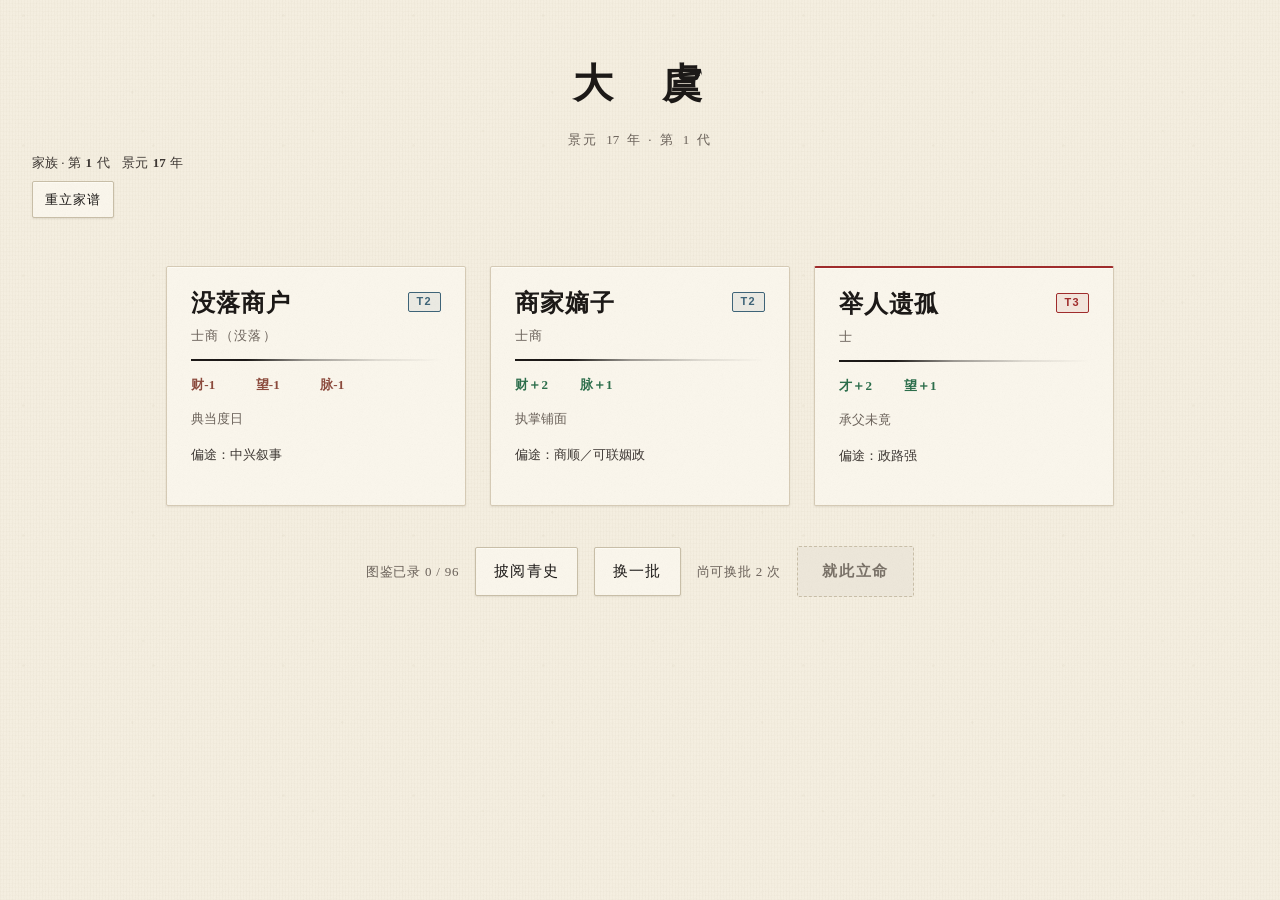
<file: index.html>
<!DOCTYPE html>
<!--
  古代人生模拟器 · 网页可交互原型
  纯离线 / 零外链 / 无构建工具 · 双击本文件即可在浏览器运行（file:// 协议）
  设计系统：宣纸墨韵 Ink-on-Xuan v1.0（DESIGN.md）
  机制依据：古代人生模拟器_设计汇总_v0.9.md · 青史双卷（列传＋殁录）· 需求摘要

  文件结构（经典 script 标签串联，不使用 ES Module —— 保证 file:// 下无 CORS 阻断）
    index.html   界面骨架（5 个界面容器 + 模态挂载点）
    styles.css   宣纸墨韵设计系统（:root 令牌 + 组件 + 响应式 + reduced-motion）
    data.js      数据层：出身 24 / 路线 9 / 机遇卡 23 / 主线 8 链 / 通用 12 / 日常 10 / 结局 52 / 行动 18
    engine.js    引擎层：四阶段管线（结算 → 事件 → 行动 → 更新）
    ui.js        界面层：五界面切换、年回合驱动、模态、结局与传承闭环
-->
<html lang="zh-Hans">
<head>
<meta charset="utf-8">
<meta name="viewport" content="width=device-width, initial-scale=1">
<title>大虞 · 古代人生模拟器</title>
<link rel="stylesheet" href="styles.css">
</head>
<body>
<div id="app">

  <!-- ══════ 界面 1 · 出身抽取 ══════ -->
  <main id="scr-origin" class="screen" aria-labelledby="origin-h">
    <div class="wrap">
      <div class="origin-head">
        <h1 class="world-title title-tight" id="origin-h">大　虞</h1>
        <div class="world-sub" id="origin-era">景元 <span class="lat">17</span> 年 · 第 <span class="lat">1</span> 代</div>
        <div id="house-bar"></div>
      </div>
      <div class="origin-grid" id="origin-grid" role="listbox" aria-label="出身卡"></div>
      <div class="origin-actions">
        <span class="meta" id="dex-progress-origin"></span>
        <button class="btn" id="btn-qingshi-origin" type="button">披阅青史</button>
        <button class="btn" id="btn-reroll" type="button">换一批</button>
        <span class="meta" id="reroll-meta"></span>
        <button class="btn btn--primary" id="btn-confirm-origin" type="button" disabled>就此立命</button>
      </div>
    </div>
  </main>

  <!-- ══════ 界面 2 · 人生主界面 HUD ══════ -->
  <div id="scr-hud" class="screen">
    <header class="topbar">
      <div class="topbar__in">
        <div>
          <div class="topbar__era" id="hud-era">大虞 · 景元 <span class="lat">17</span> 年</div>
          <div class="age-block">
            <span class="age-big" id="hud-age">0</span><span class="age-unit">岁</span>
          </div>
        </div>
        <div class="topbar__spacer"></div>
        <div class="topbar__badges" id="hud-badges"></div>
        <button class="btn btn--sm topbar__qs" id="btn-qingshi" type="button">青史</button>
      </div>
    </header>

    <div class="hud">
      <aside class="panel area-attr" aria-label="属性面板">
        <div id="float-layer"></div>
        <h2 class="hd3"><span class="ink-dot"></span>属性</h2>
        <div id="attr-list"></div>

        <div class="sub-block">
          <h3 class="hd3" style="font-size:var(--fs-sm);letter-spacing:.2em;"><span class="ink-dot"></span>命数（半隐）</h3>
          <div class="axis-list" id="axis-list"></div>
        </div>

        <div class="sub-block">
          <div class="num-line">
            <span class="attr-name" style="letter-spacing:.16em">健康</span>
            <b id="health-num">—</b>
          </div>
          <div class="health" id="health-bar"><div class="health__fill" id="health-fill" style="width:100%"></div></div>
          <div class="meta" id="health-note" style="margin-top:var(--sp-1)"></div>
        </div>

        <div class="sub-block">
          <div class="num-line">
            <span class="attr-name" style="letter-spacing:.16em">财帛</span>
            <b id="money-num">—</b>
          </div>
          <div class="meta" id="money-note" style="margin-top:var(--sp-1)"></div>
        </div>

        <div class="sub-block" id="cult-block" hidden>
          <div class="num-line">
            <span class="cultivation__tier" id="cult-tier">未入门</span>
            <b id="cult-num">—</b>
          </div>
          <div class="cultivation"><div class="cultivation__fill" id="cult-fill" style="width:0%"></div></div>
          <div class="meta" id="cult-note" style="margin-top:var(--sp-1)"></div>
        </div>

        <div class="sub-block">
          <h3 class="hd3" style="font-size:var(--fs-sm);letter-spacing:.2em;"><span class="ink-dot"></span>词条</h3>
          <div class="chips" id="tag-list"></div>
        </div>
      </aside>

      <section class="area-event narr" aria-label="事件与年度日志">
        <div class="narr__stage" id="narr-stage">
          <h2 class="narr__title" id="narr-title">—</h2>
          <hr class="ink-rule ink-rule--short" style="margin:var(--sp-2) 0 var(--sp-4)">
          <div class="narr__body" id="narr-body"></div>
        </div>
        <div class="logbox">
          <h2 class="hd3"><span class="ink-dot"></span>年度日志</h2>
          <div id="log-list"></div>
        </div>
      </section>

      <aside class="panel area-route" aria-label="路线与行事">
        <div class="rt-tabs" role="tablist" aria-label="决策面板">
          <button class="rt-tab" id="tab-route" type="button" role="tab" aria-selected="false" data-pane="route">路线</button>
          <button class="rt-tab is-on" id="tab-act" type="button" role="tab" aria-selected="true" data-pane="act">行事</button>
        </div>
        <div class="rt-pane" id="pane-route" role="tabpanel" hidden>
          <h2 class="hd3"><span class="ink-dot"></span>路线</h2>
          <div id="route-list"></div>
          <div class="meta" id="route-foot" style="margin-top:var(--sp-4)"></div>
        </div>
        <div class="rt-pane" id="pane-act" role="tabpanel">
          <h2 class="hd3"><span class="ink-dot"></span>行事</h2>
          <div id="act-group"></div>
          <div id="bag-list" class="bag-list" hidden></div>
          <div id="bm-slot" class="bm-slot" hidden></div>
          <div id="play-slot" class="bm-slot" hidden></div>
        </div>
      </aside>
    </div>

    <footer class="actionbar" id="actionbar">
      <div class="actionbar__in">
        <div class="fate-slot" id="fate-slot"></div>
        <span class="actionbar__hint" id="act-hint"></span>
        <span class="actionbar__spacer"></span>
        <button class="btn btn--primary" id="btn-next-year" type="button">度过此 5 年</button>
      </div>
    </footer>
  </div>

  <!-- ══════ 界面 4 · 结局页 ══════ -->
  <main id="scr-ending" class="screen"><div class="editorial" id="ending-body"></div></main>

  <!-- ══════ 界面 5 · 传承页 ══════ -->
  <main id="scr-legacy" class="screen"><div class="editorial" id="legacy-body"></div></main>
</div>

<div class="backdrop" id="backdrop"></div>
<div class="modal-root" id="modal-root" role="presentation"></div>
<div class="toast-root" id="toast-root" aria-live="polite"></div>
<div class="veil" id="veil" aria-hidden="true"></div>

<!-- ══════ 脚本层 · 经典 script 标签，严格按 数据 → 引擎 → 界面 顺序加载 ══════ -->
<script src="data.js"></script>
<script src="engine.js"></script>
<script src="ui.js"></script>
</body>
</html>
</file>
<file: styles.css>
/* ═══════════════════════════════════════════════════════════
   §11 Quick Paste · :root 完整令牌（原样引入 DESIGN.md）
   ═══════════════════════════════════════════════════════════ */
:root {
  /* ── 纸 ───────────────────────────── */
  --paper:#F5EFE1; --paper-raised:#FAF6EC; --paper-sunken:#EDE5D3;
  --paper-scorch:#E4DACA; --paper-veil:#1A1614;

  /* ── 墨 ───────────────────────────── */
  --ink-900:#1C1917; --ink-700:#3D3733; --ink-500:#6B625A;
  --ink-300:#B9AF9E; --ink-line:#D6CBB6; --ink-line-soft:#E2D8C3;

  /* ── 彩 ───────────────────────────── */
  --cinnabar:#A02C2C; --cinnabar-deep:#7E2020; --cinnabar-wash:#F1DFD8;
  --bamboo:#4A6B5A;   --bamboo-deep:#35513F;   --bamboo-wash:#E1E7DF;
  --ochre:#9C5B33;    --ochre-ink:#8A4E2B;
  --gold:#B8860B;     --gold-light:#F2E0A8;    --gold-ink:#7A5807; --gold-wash:#F4E9CE;

  /* ── 状态语义 ─────────────────────── */
  --st-gain:#2C6E4B;         --st-gain-wash:#DFE9E0;
  --st-loss:#8C4A3C;         --st-loss-wash:#EFE0D9;
  --st-locked:#6B625A;       --st-locked-fill:#B9AF9E; --st-locked-bg:#EDE7DA;
  --st-ready:#A02C2C;        --st-ready-glow:rgba(160,44,44,.26);
  --st-danger:#B3231C;       --st-danger-solid:#8E1D17; --st-danger-wash:#F7E3DF;
  --st-danger-on:#F7E9DF;
  --st-rare-edge:#B8860B;    --st-rare-text:#7A5807;    --st-rare2-edge:#9C5B33;
  --st-death:#241F1C;        --st-death-blood:#5C1A16;
  --st-death-crack:rgba(28,25,23,.55);
  --st-death-bg:#E4DACA;     --st-death-onveil:#E8DFCC;

  /* ── 领域 ─────────────────────────── */
  --xian-purple:#6A4C93; --xian-teal:#2F6E7A;
  --health-fill:#8E2F26; --health-fill-2:#B3524A; --stone-blue:#3E6478;

  /* ── 身份等级 ─────────────────────── */
  --rank-0:#6B625A; --rank-1:#5F6B57; --rank-2:#4A6B5A;
  --rank-3:#8C3A3F; --rank-4:#6A4C93; --rank-5:#B8860B;

  /* ── 层级 T0–T5 ───────────────────── */
  --tier-0:#6B625A; --tier-1:#4A6B5A; --tier-2:#3E6478;
  --tier-3:#A02C2C; --tier-4:#9C5B33; --tier-5:#B8860B;

  /* ── 字体 ─────────────────────────── */
  --font-serif:"Songti SC","STSong","SimSun","Noto Serif SC","Source Han Serif SC","Noto Serif CJK SC","AR PL UMing CN","Times New Roman",serif;
  --font-kai:"Kaiti SC","STKaiti","KaiTi","楷体","Kai","TW-Kai","AR PL UKai CN","Songti SC","SimSun",serif;
  --font-num:"Times New Roman","Georgia","Songti SC","SimSun",serif;
  --font-ui:"PingFang SC","Microsoft YaHei","Hiragino Sans GB",-apple-system,"Segoe UI",sans-serif;

  /* ── 字号 ─────────────────────────── */
  --fs-age:64px; --fs-ending:48px; --fs-display:40px;
  --fs-h1:32px;  --fs-h2:24px;     --fs-h3:20px;
  --fs-lead:17px; --fs-body:15px;  --fs-sm:13px; --fs-xs:11px;
  --fs-num-lg:18px; --fs-num:15px;

  /* ── 行高 ─────────────────────────── */
  --lh-tight:1.2; --lh-title:1.35; --lh-body:1.8; --lh-lead:1.9; --lh-epitaph:2.1;

  /* ── 间距 ─────────────────────────── */
  --sp-1:4px; --sp-2:8px;  --sp-3:12px; --sp-4:16px; --sp-5:20px;
  --sp-6:24px; --sp-8:32px; --sp-10:40px; --sp-12:48px; --sp-16:64px; --sp-24:96px;

  /* ── 形状 ─────────────────────────── */
  --radius-xs:1px; --radius:2px; --radius-lg:3px;
  --bw-hair:1px;   --bw-emph:1.5px; --bw-seal:2px;

  /* ── 栅格（LG 1280 基准，媒体查询覆写） ── */
  --layout-max:1280px; --page-pad:32px; --grid-gap:24px;
  --col-left:280px; --col-right:320px;
  --bar-top:72px;   --bar-bottom:72px; --hit-min:40px;
  --bp-sm:768px; --bp-md:1024px; --bp-lg:1280px; --bp-xl:1440px;

  /* ── 深度 ─────────────────────────── */
  --el-flat:none;
  --el-edge:inset 0 1px 0 rgba(255,253,247,.9), 0 1px 2px rgba(60,48,32,.10);
  --el-raised:inset 0 1px 0 rgba(255,253,247,.9), 0 2px 6px rgba(60,48,32,.14);
  --el-float:0 8px 28px rgba(46,38,28,.18), 0 2px 6px rgba(46,38,28,.10);
  --el-overlay:0 18px 60px rgba(28,22,16,.30);
  --el-double:0 0 0 4px var(--paper-raised), 0 0 0 5px var(--ink-line);
  --z-base:0; --z-dropdown:100; --z-sticky:200; --z-drawer:250;
  --z-backdrop:300; --z-modal:310; --z-toast:400; --z-float-text:420;

  /* ── 动效 ─────────────────────────── */
  --dur-1:120ms; --dur-2:200ms; --dur-3:320ms;
  --dur-4:480ms; --dur-5:800ms; --dur-6:1200ms;
  --ease-brush:cubic-bezier(.22,.68,.32,1);
  --ease-ink:cubic-bezier(.16,1,.30,1);
  --ease-in-q:cubic-bezier(.40,0,1,1);

  /* ── 材质 ─────────────────────────── */
  --tex-fiber:url("data:image/svg+xml,%3Csvg xmlns='http://www.w3.org/2000/svg' width='180' height='180'%3E%3Cfilter id='n'%3E%3CfeTurbulence type='fractalNoise' baseFrequency='0.85' numOctaves='3' stitchTiles='stitch'/%3E%3CfeColorMatrix type='saturate' values='0'/%3E%3C/filter%3E%3Crect width='180' height='180' filter='url(%23n)' opacity='0.055'/%3E%3C/svg%3E");
}

/* ── 扩展令牌（构建师补充，均取自 DESIGN 组件规范中的既定值） ── */
:root{
  --btn-bd:#C9BFA8;          /* §7.5 普通按钮描边 */
  --btn-hover-bg:#F0E8D6;    /* §7.5 普通按钮 hover 底 */
  --ink-disabled:#7A7268;    /* §7.5 禁用文字 4.6:1 */
  --on-cinnabar:#FAF6EC;     /* §7.5 朱砂实心上的字 6.7:1 */
  --danger-hover:#7A1712;    /* §7.5 警示 hover */
  --danger-bd:#6E1512;       /* §7.5 警示描边 */
  --gilt-1:#8A6410; --gilt-2:#D9B04A; --gilt-3:#F2E0A8; --gilt-4:#C9962C; /* §6.3 描金渐变节点 */
  --xian-teal-2:#7FB5AE;     /* §7.3 修仙健康条终点 */
  --cult-deep:#4A3670;       /* §7.4 修为条起点 */
  --scrim:rgba(28,25,23,.42);/* §7.7 弹窗遮罩 */
}

/* ── 响应式覆写 ───────────────────────── */
@media (min-width:1440px){ :root{ --layout-max:1360px; --col-left:300px; --col-right:340px; --grid-gap:28px; } }
@media (max-width:1279px){ :root{ --layout-max:100%; --page-pad:24px; --col-left:240px; --col-right:288px; --grid-gap:20px; } }
@media (max-width:1023px){ :root{ --page-pad:20px; --col-left:220px; --grid-gap:16px; } }
@media (max-width:767px) { :root{ --page-pad:16px; --fs-age:40px; --fs-ending:32px;
                                  --fs-display:28px; --fs-h1:24px; --fs-h2:20px;
                                  --bar-top:56px; --hit-min:44px; } }

/* ── 全局基线 ─────────────────────────── */
*,*::before,*::after{ box-sizing:border-box; }
html{ -webkit-text-size-adjust:100%; }
body{
  margin:0; font-family:var(--font-serif); font-size:var(--fs-body);
  line-height:var(--lh-body); color:var(--ink-900);
  background-color:var(--paper);
  background-image:
    radial-gradient(circle at 18% 12%, rgba(150,128,92,.055) 0 1px, transparent 1.6px),
    radial-gradient(circle at 63% 44%, rgba(126,106,74,.045) 0 1px, transparent 1.4px),
    radial-gradient(circle at 84% 77%, rgba(150,128,92,.040) 0 1px, transparent 1.5px),
    repeating-linear-gradient(90deg, rgba(140,120,88,.030) 0 1px, transparent 1px 3px),
    repeating-linear-gradient(0deg,  rgba(140,120,88,.020) 0 1px, transparent 1px 4px);
  background-size:130px 130px,210px 210px,170px 170px,auto,auto;
  text-rendering:optimizeLegibility;
}
body::before{ content:''; position:fixed; inset:0; pointer-events:none; z-index:1;
              background-image:var(--tex-fiber); mix-blend-mode:multiply; opacity:.85; }
:focus-visible{ outline:2px solid var(--cinnabar); outline-offset:2px; }
button{ font:inherit; color:inherit; cursor:pointer; min-height:var(--hit-min); }
.lat{ font-family:var(--font-num); font-variant-numeric:tabular-nums;
      font-feature-settings:"tnum" 1,"lnum" 1; margin-inline:.12em; letter-spacing:0; }

/* ═══════════════════════════════════════════════════════════
   §6 材质层
   ═══════════════════════════════════════════════════════════ */
.tex-xuan{
  background-color:var(--paper-raised);
  background-image:
    radial-gradient(circle at 18% 12%, rgba(150,128,92,.055) 0 1px, transparent 1.6px),
    radial-gradient(circle at 63% 44%, rgba(126,106,74,.045) 0 1px, transparent 1.4px),
    radial-gradient(circle at 84% 77%, rgba(150,128,92,.040) 0 1px, transparent 1.5px),
    repeating-linear-gradient(90deg, rgba(140,120,88,.030) 0 1px, transparent 1px 3px),
    repeating-linear-gradient(0deg,  rgba(140,120,88,.020) 0 1px, transparent 1px 4px);
  background-size:130px 130px,210px 210px,170px 170px,auto,auto;
}
.ink-dot{ display:inline-block; width:7px; height:7px; border-radius:50%; flex:none;
  background:radial-gradient(circle at 42% 38%, rgba(28,25,23,.95) 0 40%, rgba(28,25,23,.62) 64%, rgba(28,25,23,0) 82%); }
.ink-dot--cinnabar{ background:radial-gradient(circle at 42% 38%, rgba(160,44,44,.98) 0 40%, rgba(160,44,44,.62) 64%, rgba(160,44,44,0) 82%); }
.ink-dot--death{ background:radial-gradient(circle at 42% 38%, rgba(92,26,22,.98) 0 40%, rgba(92,26,22,.6) 64%, rgba(92,26,22,0) 82%); }
.ink-rule{ height:2px; border:0; margin:0;
  background:linear-gradient(90deg, var(--ink-900) 0, var(--ink-900) 22%, rgba(28,25,23,.42) 46%, rgba(28,25,23,.12) 74%, transparent 100%); }
.ink-rule--short{ width:48px; }
.col-rule{ width:1px; align-self:stretch;
  background:linear-gradient(180deg, transparent 0, var(--ink-line) 8%, var(--ink-line) 92%, transparent 100%); }

.seal{
  display:inline-flex; align-items:center; justify-content:center;
  font-family:var(--font-kai); font-size:13px; font-weight:700; letter-spacing:.06em;
  color:var(--cinnabar); border:var(--bw-seal) solid var(--cinnabar); border-radius:1px;
  padding:4px 6px; opacity:.88; writing-mode:vertical-rl;
  box-shadow:inset 0 0 6px rgba(160,44,44,.18); flex:none;
}
.seal--danger{ color:var(--st-danger); border-color:var(--st-danger); }
.seal--death { color:var(--st-death-blood); border-color:var(--st-death-blood); transform:rotate(-6deg); }
.seal--lg{ font-size:20px; padding:10px 8px; letter-spacing:.2em; }

/* ═══════════════════════════════════════════════════════════
   通用元件
   ═══════════════════════════════════════════════════════════ */
#app{ position:relative; z-index:0; min-height:100vh; display:flex; flex-direction:column; }
.screen{ display:none; }
.screen.is-on{ display:block; animation:page-turn var(--dur-4) var(--ease-brush) both; }
.wrap{ max-width:var(--layout-max); margin-inline:auto; padding-inline:var(--page-pad); }

.badge{
  display:inline-flex; align-items:center; height:20px; padding:0 8px;
  font-family:var(--font-ui); font-size:var(--fs-xs); font-weight:700; letter-spacing:.12em;
  border:1px solid currentColor; border-radius:var(--radius); white-space:nowrap;
  background:var(--paper-raised);
  background:color-mix(in srgb, currentColor 8%, var(--paper-raised));
}
.badge--solid{ background:var(--st-danger-solid); color:var(--st-danger-on); border-color:var(--danger-bd);
  background-image:repeating-linear-gradient(45deg, rgba(0,0,0,.10) 0 6px, transparent 6px 12px); }
.badge--gilt{ color:var(--st-rare-text); border:1.5px solid transparent;
  background:linear-gradient(var(--gold-wash),var(--gold-wash)) padding-box,
             linear-gradient(135deg,var(--gilt-1),var(--gilt-2),var(--gilt-3),var(--gilt-4),var(--gilt-1)) border-box; }

.t0{color:var(--tier-0)} .t1{color:var(--tier-1)} .t2{color:var(--tier-2)}
.t3{color:var(--tier-3)} .t4{color:var(--ochre-ink)} .t5{color:var(--st-rare-text)}
.r0{color:var(--rank-0)} .r1{color:var(--rank-1)} .r2{color:var(--rank-2)}
.r3{color:var(--rank-3)} .r4{color:var(--rank-4)} .r5{color:var(--gold-ink)}
.ev-主线{color:var(--cinnabar)} .ev-通用{color:var(--ink-500)} .ev-日常{color:var(--bamboo)}
.ev-暗线{color:var(--xian-purple)} .ev-奇遇{color:var(--ochre-ink)}

.btn{
  display:inline-flex; align-items:center; justify-content:center; gap:var(--sp-2);
  background:var(--paper-raised); color:var(--ink-900);
  border:1px solid var(--btn-bd); border-radius:var(--radius);
  padding:10px 18px; min-height:var(--hit-min);
  font-family:var(--font-serif); font-size:var(--fs-body); font-weight:400; letter-spacing:.08em;
  box-shadow:var(--el-edge);
  transition:background var(--dur-1) var(--ease-brush), border-color var(--dur-1) var(--ease-brush), color var(--dur-1) var(--ease-brush), transform var(--dur-1) var(--ease-brush);
}
.btn:hover:not(:disabled){ background:var(--btn-hover-bg); border-color:var(--cinnabar); color:var(--cinnabar-deep); }
.btn:active:not(:disabled){ transform:translateY(1px); box-shadow:inset 0 1px 3px rgba(60,48,32,.20); }
.btn--primary{
  background:var(--cinnabar); color:var(--on-cinnabar); border:1px solid var(--cinnabar-deep);
  padding:11px 24px; font-weight:700; letter-spacing:.12em;
  box-shadow:inset 0 1px 0 rgba(255,255,255,.22), 0 2px 6px rgba(126,32,32,.28);
}
.btn--primary:hover:not(:disabled){ background:var(--cinnabar-deep); color:var(--on-cinnabar); border-color:var(--cinnabar-deep); }
.btn--danger{
  background:var(--st-danger-solid); color:var(--st-danger-on); border:1px solid var(--danger-bd);
  background-image:repeating-linear-gradient(45deg, rgba(0,0,0,.10) 0 6px, transparent 6px 12px);
  font-weight:700; letter-spacing:.1em;
}
.btn--danger:hover:not(:disabled){ background-color:var(--danger-hover); color:var(--st-danger-on); border-color:var(--danger-bd); }
.btn:disabled,.btn[aria-disabled="true"]{
  background:var(--st-locked-bg); background-image:none; color:var(--ink-disabled);
  border:1px dashed var(--btn-bd); cursor:not-allowed; box-shadow:none; transform:none;
}
.btn--sm{ padding:6px 12px; font-size:var(--fs-sm); min-height:32px; }

.delta{ font-family:var(--font-num); font-variant-numeric:tabular-nums; font-weight:700;
  font-size:var(--fs-sm); margin-right:var(--sp-3); white-space:nowrap; }
.delta--gain{ color:var(--st-gain); }
.delta--loss{ color:var(--st-loss); }

.chip{ display:inline-block; font-size:var(--fs-xs); font-family:var(--font-ui); font-weight:700;
  letter-spacing:.12em; padding:2px 7px; border:1px solid var(--ink-line);
  background:var(--paper-sunken); border-radius:var(--radius); color:var(--ink-700); }
.chips{ display:flex; flex-wrap:wrap; gap:var(--sp-2); }

.hd3{ display:flex; align-items:center; gap:var(--sp-2); font-size:var(--fs-h3); font-weight:700;
  letter-spacing:.16em; color:var(--ink-900); margin:0 0 var(--sp-3); font-family:var(--font-serif); }
.meta{ font-size:var(--fs-sm); color:var(--ink-500); letter-spacing:.06em; }

/* ═══════════════════════════════════════════════════════════
   界面 1 · 出身抽取
   ═══════════════════════════════════════════════════════════ */
.origin-head{ text-align:center; padding-block:var(--sp-12) var(--sp-6); }
.world-title{ font-family:var(--font-kai); font-size:var(--fs-display); font-weight:700;
  letter-spacing:.12em; margin:0; color:var(--ink-900); }
.world-sub{ font-size:var(--fs-sm); color:var(--ink-500); letter-spacing:.2em; margin-top:var(--sp-2); }
.house-bar{
  max-width:640px; margin:var(--sp-6) auto 0; padding:var(--sp-4) var(--sp-5);
  background:var(--paper-raised); border:1px solid var(--ink-line); border-radius:var(--radius);
  box-shadow:var(--el-edge); text-align:left;
}
.house-bar__row{ display:flex; gap:var(--sp-3); align-items:baseline; font-size:var(--fs-sm); color:var(--ink-700); }
.origin-grid{ display:grid; grid-template-columns:repeat(3, minmax(0,300px)); gap:var(--sp-6);
  justify-content:center; padding-block:var(--sp-6); }
.origin-card{
  position:relative; text-align:left; width:100%;
  background:var(--paper-raised); border:1px solid var(--ink-line); border-radius:var(--radius);
  padding:var(--sp-5) var(--sp-6) var(--sp-6); box-shadow:var(--el-edge);
  animation:drop-stone var(--dur-3) var(--ease-ink) both;
  transition:transform var(--dur-2) var(--ease-brush), box-shadow var(--dur-2) var(--ease-brush),
             border-color var(--dur-2) var(--ease-brush), background var(--dur-2) var(--ease-brush);
  font-family:var(--font-serif); color:var(--ink-900); display:block;
}
.origin-card:nth-child(2){ animation-delay:80ms; }
.origin-card:nth-child(3){ animation-delay:160ms; }
.origin-card:hover{ transform:translateY(-3px); box-shadow:var(--el-raised); }
.origin-card:focus-visible{ outline:2px solid var(--cinnabar); outline-offset:3px; }
.origin-card[aria-selected="true"]{
  border:1.5px solid var(--cinnabar); background:var(--cinnabar-wash);
  box-shadow:0 0 0 3px var(--st-ready-glow), var(--el-edge);
}
/* 出身层级差异化（P0-1）：T3 朱砂顶边 → T4 赭框金角 → T5 描金流光，三档须可一眼区分。
   T4／T5 的边框与底色由 §7.9 的 .ochre-corner / .gilt 工具类提供，此处只做层级微调。 */
.origin-card--t3{ border-top:2px solid var(--tier-3); }
.origin-card--t4 .origin-card__name{ color:var(--ochre-ink); }
.origin-card--t5 .origin-card__name{ color:var(--st-rare-text); }
.origin-card__tier{ position:absolute; top:var(--sp-5); right:var(--sp-6); }
.origin-card__name{ font-family:var(--font-kai); font-size:var(--fs-h2); font-weight:700;
  line-height:var(--lh-title); letter-spacing:.04em; margin:0 var(--sp-10) 0 0; }
.origin-card__rank{ font-size:var(--fs-sm); color:var(--ink-500); letter-spacing:.1em; margin-top:var(--sp-1); }
.origin-card .ink-rule{ margin:var(--sp-3) 0; }
.off-grid{ display:grid; grid-template-columns:repeat(4,1fr); gap:var(--sp-2); margin-bottom:var(--sp-3); }
.off-cell{ font-size:var(--fs-sm); color:var(--ink-300); letter-spacing:.02em; white-space:nowrap; }
.off-cell--gain{ color:var(--st-gain); font-weight:700; }
.off-cell--loss{ color:var(--st-loss); font-weight:700; }
.origin-card__hook{ font-family:var(--font-kai); font-size:var(--fs-sm); color:var(--ink-500);
  line-height:1.7; margin-top:var(--sp-3); }
.origin-card__lean{ font-size:var(--fs-sm); color:var(--ink-700); margin-top:var(--sp-2); }
.origin-actions{ display:flex; gap:var(--sp-4); justify-content:center; align-items:center;
  padding-block:var(--sp-4) var(--sp-16); flex-wrap:wrap; }

/* ═══════════════════════════════════════════════════════════
   界面 2 · 人生主界面 HUD
   ═══════════════════════════════════════════════════════════ */
.topbar{
  position:sticky; top:0; z-index:var(--z-sticky);
  min-height:var(--bar-top); border-bottom:1px solid var(--ink-line);
  background:var(--paper-raised); box-shadow:var(--el-edge);
}
.topbar__in{ max-width:var(--layout-max); margin-inline:auto; padding:var(--sp-2) var(--page-pad);
  display:flex; align-items:center; gap:var(--sp-6); min-height:var(--bar-top); flex-wrap:wrap; }
.topbar__era{ font-size:var(--fs-sm); color:var(--ink-500); letter-spacing:.14em; }
.age-block{ display:flex; align-items:baseline; gap:var(--sp-2); }
.age-big{ font-family:var(--font-num); font-size:var(--fs-age); font-weight:700; line-height:var(--lh-tight);
  letter-spacing:.01em; font-variant-numeric:tabular-nums; color:var(--ink-900); }
.age-big.is-tick{ animation:age-tick var(--dur-6) var(--ease-ink); }
.age-unit{ font-size:var(--fs-sm); color:var(--ink-500); letter-spacing:.2em; }
.topbar__spacer{ flex:1 1 auto; }
.topbar__badges{ display:flex; gap:var(--sp-2); align-items:center; flex-wrap:wrap; }

.hud{
  display:grid;
  grid-template-columns:var(--col-left) minmax(0,1fr) var(--col-right);
  grid-template-areas:"attr event route";
  gap:var(--grid-gap);
  max-width:var(--layout-max); margin-inline:auto; padding-inline:var(--page-pad);
  padding-block:var(--sp-6) var(--sp-10); align-items:start;
}
.area-attr{ grid-area:attr; } .area-event{ grid-area:event; } .area-route{ grid-area:route; }
.panel{ background:var(--paper-raised); border:1px solid var(--ink-line); border-radius:var(--radius);
  box-shadow:var(--el-edge); padding:var(--sp-5); position:relative; }
@media (min-width:1024px){
  /* v1.6.1:中间栏补齐 sticky+overflow,与左右栏镜像(修行动栏遮挡时间线) */
  .area-attr,.area-route,.area-event{ position:sticky; top:calc(var(--bar-top) + var(--sp-3));
    max-height:calc(100vh - var(--bar-top) - var(--bar-bottom) - var(--sp-6)); overflow:auto; }
}

/* 属性行 · 含达标线 + 上限刻度 */
.attr-row{ display:grid; grid-template-columns:32px 1fr 34px; gap:10px; align-items:center;
  min-height:32px; margin-bottom:var(--sp-3); position:relative; }
.attr-name{ font-size:var(--fs-sm); color:var(--ink-700); letter-spacing:.3em;
  display:flex; align-items:center; gap:4px; }
.attr-glyph{ font-family:var(--font-kai); color:var(--ink-500); font-size:14px; line-height:1; }
.attr-track{ height:8px; border-radius:var(--radius-xs); background:var(--paper-sunken);
  box-shadow:inset 0 1px 2px rgba(60,48,32,.16); position:relative; overflow:hidden;
  background-image:repeating-linear-gradient(90deg, transparent 0 calc(10% - 1px), rgba(245,239,225,.85) calc(10% - 1px) 10%); }
.attr-fill{ height:100%; border-radius:var(--radius-xs);
  background:linear-gradient(90deg, var(--ink-700), var(--ink-900));
  transition:width var(--dur-4) var(--ease-ink); position:relative; z-index:1; }
.attr-fill--gain{ animation:pulse-gain 640ms var(--ease-brush); }
.attr-fill--loss{ animation:pulse-loss 640ms var(--ease-brush); }
.attr-target{ position:absolute; top:-3px; bottom:-3px; width:2px; z-index:2;
  background:var(--cinnabar); box-shadow:0 0 0 1px var(--paper);
  pointer-events:none; }
.attr-target--reached{ background:var(--ink-300); }
.attr-cap{ position:absolute; right:0; top:-4px; bottom:-4px; width:1px; z-index:2;
  background:var(--ink-700); pointer-events:none; }
.attr-val{ font-family:var(--font-num); font-size:var(--fs-num-lg); font-weight:700;
  font-variant-numeric:tabular-nums; text-align:right; color:var(--ink-900); }
.attr-row--ready .attr-name{ color:var(--cinnabar-deep); }
.attr-row--ready .attr-val{ color:var(--cinnabar-deep); }

/* 隐藏三轴 */
.axis-list{ display:flex; flex-direction:column; gap:var(--sp-2); }
.axis-hidden{ position:relative; font-size:var(--fs-sm); color:var(--ink-500);
  border-bottom:1px dashed var(--ink-300); cursor:help; display:inline-flex; gap:var(--sp-2);
  align-items:baseline; padding:6px 0; background:none; border-left:0; border-right:0; border-top:0;
  text-align:left; width:100%; min-height:var(--hit-min); }
.axis-tip{ position:absolute; left:0; bottom:100%; opacity:0; transform:translateY(-3px);
  transition:opacity var(--dur-2) var(--ease-brush), transform var(--dur-2) var(--ease-brush);
  background:var(--ink-900); color:var(--paper); font-size:12px; padding:4px 8px;
  border-radius:var(--radius); z-index:var(--z-dropdown); white-space:nowrap; pointer-events:none; }
.axis-hidden:hover .axis-tip,.axis-hidden:focus-visible .axis-tip{ opacity:1; transform:translateY(-4px); }

/* 健康 / 修为 */
.health{ height:10px; border-radius:var(--radius-xs); background:var(--paper-sunken);
  box-shadow:inset 0 1px 3px rgba(60,48,32,.20); }
.health__fill{ height:100%; border-radius:var(--radius-xs);
  background:linear-gradient(90deg, var(--health-fill), var(--health-fill-2));
  transition:width var(--dur-4) var(--ease-ink); }
.health--low .health__fill{ background:var(--st-danger); animation:throb 1.6s ease-in-out infinite; }
.health--xian .health__fill{ background:linear-gradient(90deg, var(--xian-teal), var(--xian-teal-2)); }
.health--xian{ border-right:2px solid var(--gold); }
.cultivation{ height:8px; border-radius:var(--radius-xs); background:var(--paper-sunken);
  box-shadow:inset 0 1px 2px rgba(60,48,32,.16); }
.cultivation__fill{ height:100%; border-radius:var(--radius-xs);
  background:linear-gradient(90deg, var(--cult-deep), var(--xian-purple)); transition:width var(--dur-4) var(--ease-ink); }
.cultivation__tier{ font-family:var(--font-kai); font-size:var(--fs-sm); color:var(--xian-purple); letter-spacing:.2em; }
.num-line{ display:flex; justify-content:space-between; align-items:baseline; margin-bottom:var(--sp-1); }
.num-line b{ font-family:var(--font-num); font-size:var(--fs-num-lg); font-weight:700;
  font-variant-numeric:tabular-nums; }
.cap-gold{ color:var(--gold-ink); }
.sub-block{ margin-top:var(--sp-5); padding-top:var(--sp-4); border-top:1px solid var(--ink-line-soft); }

/* 飘字 */
#float-layer{ position:absolute; inset:0; pointer-events:none; overflow:visible; }
.float-text{ position:absolute; z-index:var(--z-float-text); pointer-events:none;
  font-family:var(--font-num); font-size:var(--fs-num); font-weight:700;
  font-variant-numeric:tabular-nums; text-shadow:0 1px 0 var(--paper);
  animation:float-up 900ms var(--ease-brush) forwards; }
.float-text--gain{ color:var(--st-gain); }
.float-text--loss{ color:var(--st-loss); }

/* 中栏叙事 / 日志 */
.narr{ background:transparent; }
.narr__stage{ border:1px solid var(--ink-line); border-radius:var(--radius); padding:var(--sp-6) var(--sp-8);
  background:var(--paper-raised); box-shadow:var(--el-edge); }
.narr__title{ font-family:var(--font-kai); font-size:var(--fs-h2); font-weight:700; margin:0 0 var(--sp-2);
  letter-spacing:.04em; }
.narr__body{ font-size:var(--fs-lead); line-height:var(--lh-lead); color:var(--ink-700);
  text-indent:2em; letter-spacing:.02em; }
.narr__body p{ margin:0 0 var(--sp-3); }
.gauntlet{ display:flex; flex-direction:column; gap:2px; margin-top:var(--sp-4); }
.gauntlet__row{ display:grid; grid-template-columns:64px 1fr auto; gap:var(--sp-3); align-items:baseline;
  font-size:var(--fs-sm); padding:5px 0; border-bottom:1px dotted var(--ink-line);
  animation:drop-stone var(--dur-2) var(--ease-ink) both; }
.gauntlet__age{ font-family:var(--font-num); font-variant-numeric:tabular-nums; color:var(--ink-500); }
.gauntlet__res--live{ color:var(--st-gain); font-weight:700; }
.gauntlet__res--die{ color:var(--st-danger); font-weight:700; }

.logbox{ margin-top:var(--sp-6); }
.logline{ display:grid; grid-template-columns:56px 1fr; gap:var(--sp-3); align-items:baseline;
  font-size:var(--fs-body); padding:var(--sp-2) 0; border-bottom:1px solid var(--ink-line-soft); }
.logline__age{ font-family:var(--font-num); font-size:var(--fs-sm); font-variant-numeric:tabular-nums;
  color:var(--ink-500); }
.logline--key .logline__txt{ color:var(--ink-900); }
.logline__txt{ color:var(--ink-700); }
.logline--bad .logline__txt{ color:var(--st-loss); }

/* 路线卡 */
.route-card{ display:block; width:100%; text-align:left; position:relative;
  padding:var(--sp-4); margin-bottom:var(--sp-3); border-radius:var(--radius);
  font-family:var(--font-serif); font-size:var(--fs-body); transition:transform var(--dur-2) var(--ease-brush); }
.route-card__name{ font-family:var(--font-kai); font-size:var(--fs-h3); font-weight:700;
  letter-spacing:.08em; margin:0 var(--sp-6) 0 0; }
.route-card__gap{ font-size:var(--fs-sm); margin-top:var(--sp-2); letter-spacing:.04em; }
.route-card__mark{ position:absolute; top:var(--sp-3); right:var(--sp-3); font-family:var(--font-kai);
  font-size:var(--fs-sm); font-weight:700; }
.route-card__tag{ position:absolute; top:var(--sp-3); left:var(--sp-3); font-family:var(--font-ui);
  font-size:10px; font-weight:700; letter-spacing:.16em; padding:2px 6px; border:1px solid currentColor;
  border-radius:1px; line-height:1.2; }
/* 未达之途：只用「灰底 + 虚线框 + 灰字」表达禁用，不得降透明度
   —— 缺口文案（如「缺 武 1」）是本状态的核心信息，压暗会直接削弱其可读性。 */
.route-card--locked{ background:var(--st-locked-bg); border:1px dashed var(--ink-300);
  color:var(--st-locked); cursor:not-allowed; }
.route-card--locked .route-card__name{ color:var(--st-locked); }
.route-card--locked .route-card__gap{ color:var(--st-locked); }
.route-card--locked .route-card__mark{ color:var(--ink-300); }
.route-card--near{ background:var(--paper-raised); border:1.5px solid var(--bamboo);
  color:var(--ink-900); cursor:default; box-shadow:0 0 0 1px var(--bamboo-wash, transparent) inset, var(--el-edge); }
.route-card--near .route-card__mark{ color:var(--bamboo); }
.route-card--near .route-card__tag{ color:var(--bamboo); }
.route-card--ready{ background:var(--cinnabar-wash); border:1.5px solid var(--st-ready);
  box-shadow:0 0 0 3px var(--st-ready-glow), var(--el-edge); color:var(--ink-900);
  animation:breathe 2.4s ease-in-out infinite; cursor:pointer; }
.route-card--ready .route-card__name{ color:var(--cinnabar-deep); }
.route-card--ready .route-card__mark{ color:var(--cinnabar); }
.route-card--ready .route-card__tag{ color:var(--cinnabar); border-color:var(--cinnabar); }
.route-card--active{ background:var(--paper-raised); border:1px solid var(--ink-line);
  border-left:3px solid var(--cinnabar); box-shadow:var(--el-edge); cursor:default; }
.route-card--active .route-card__tag{ color:var(--cinnabar); border-color:var(--cinnabar); }
.route-card--dark{ background:linear-gradient(180deg, var(--paper-raised), var(--paper-sunken));
  border:1px solid var(--ink-line); }
.route-card--dark .route-card__name{ color:var(--xian-purple); }
.route-card--dark.route-card--locked{ background:linear-gradient(180deg, var(--paper-raised), var(--paper-sunken)); }
/* F-R3 转途：可入，但会顶掉在营明线 —— 用警示描边与去呼吸区别于纯正面的「可入」 */
.route-card--switch{ background:var(--paper-raised); border:1.5px dashed var(--st-danger);
  box-shadow:var(--el-edge); animation:none; cursor:pointer; }
.route-card--switch .route-card__name{ color:var(--ink-900); }
.route-card--switch .route-card__mark{ color:var(--st-danger); }
.route-card--switch .route-card__gap{ color:var(--st-danger); }
.route-card--switch:hover{ background:var(--paper-sunken); border-color:var(--danger-bd); }
.route-card--switch:focus-visible{ outline:2px solid var(--st-danger); outline-offset:2px; }
.route-card--mundane.route-card--ready{ background:var(--paper-sunken); border:1px dashed var(--ink-400);
  box-shadow:none; animation:none; cursor:pointer; }
.route-card--mundane.route-card--ready .route-card__name{ color:var(--ink-600); }
.route-card--mundane.route-card--ready .route-card__mark{ color:var(--ink-400); }
.route-prog{ height:6px; border-radius:var(--radius-xs); background:var(--paper-sunken); margin-top:var(--sp-2);
  box-shadow:inset 0 1px 2px rgba(60,48,32,.16); }
.route-prog__fill{ height:100%; background:var(--cinnabar); border-radius:var(--radius-xs);
  transition:width var(--dur-4) var(--ease-ink); }
.route-prog-steps{ display:flex; gap:3px; margin-top:var(--sp-2); }
.route-prog-steps i{ flex:1; height:4px; background:var(--paper-sunken); border-radius:1px; }
.route-prog-steps i.on{ background:var(--cinnabar); }
.route-prog-steps i.cur{ background:var(--cinnabar-deep); box-shadow:0 0 0 1px var(--paper); }
.route-node{ font-size:var(--fs-sm); color:var(--ink-500); margin-top:var(--sp-1); font-family:var(--font-kai); }

/* 底栏行动 */
.actionbar{ position:sticky; bottom:0; z-index:var(--z-sticky); background:var(--paper-raised);
  border-top:1px solid var(--ink-line); box-shadow:0 -4px 14px rgba(60,48,32,.10); }
.actionbar__in{ max-width:var(--layout-max); margin-inline:auto; padding:var(--sp-3) var(--page-pad);
  display:flex; gap:var(--sp-3); align-items:center; flex-wrap:wrap; min-height:var(--bar-bottom); }
.actionbar__spacer{ flex:1 1 auto; }
.actionbar__hint{ font-size:var(--fs-sm); color:var(--ink-500); letter-spacing:.06em; }
.act-group{ display:flex; flex-direction:column; gap:var(--sp-2); align-items:stretch; }
.act-wrap{ display:flex; flex-direction:column; gap:2px; position:relative; }
.act-why{ font-size:var(--fs-xs); font-family:var(--font-ui); font-weight:700; letter-spacing:.12em;
  color:var(--st-locked); }
.act-why--ok{ color:var(--ink-500); font-weight:500; letter-spacing:.04em; max-width:160px;
  white-space:nowrap; overflow:hidden; text-overflow:ellipsis; }
/* 描述浮窗（hover/focus） */
.act-desc{ position:absolute; bottom:calc(100% + 8px); left:50%; transform:translateX(-50%);
  min-width:180px; max-width:280px; padding:6px 10px; border-radius:var(--radius);
  background:var(--ink-900); color:var(--on-cinnabar); font-size:var(--fs-xs);
  font-family:var(--font-ui); letter-spacing:.04em; line-height:1.5; z-index:10;
  box-shadow:0 4px 14px rgba(0,0,0,.18); pointer-events:none; }
.act-desc[hidden]{ display:none; }
.act-desc::after{ content:''; position:absolute; top:100%; left:50%; transform:translateX(-50%);
  border:4px solid transparent; border-top-color:var(--ink-900); }

/* 机遇卡槽位 */
.fate-slot{ display:flex; align-items:stretch; gap:var(--sp-2); margin-right:var(--sp-2); position:relative; }
.fate-card{
  position:relative; min-width:188px; max-width:220px;
  padding:10px 14px 12px; border:1.5px solid var(--cinnabar); border-radius:var(--radius);
  background:linear-gradient(180deg, var(--cinnabar-wash) 0%, var(--paper-raised) 100%);
  box-shadow:0 0 0 2px var(--st-ready-glow), var(--el-edge);
  font-family:var(--font-serif); text-align:left; color:var(--ink-900);
  cursor:pointer; overflow:hidden; animation:breathe 2.6s ease-in-out infinite;
  transition:transform var(--dur-2) var(--ease-brush), box-shadow var(--dur-2) var(--ease-brush); }
.fate-card::before{ content:''; position:absolute; left:0; top:0; bottom:0; width:4px; background:var(--cinnabar); }
.fate-card::after{ content:'印'; position:absolute; right:8px; top:6px;
  font-family:var(--font-kai); color:var(--cinnabar); font-size:18px; font-weight:700; opacity:.4;
  transform:rotate(-6deg); }
.fate-card:hover{ transform:translateY(-2px); box-shadow:0 0 0 3px var(--st-ready-glow), 0 6px 20px rgba(60,48,32,.18); }
.fate-card__tag{ font-family:var(--font-ui); font-size:10px; font-weight:700; letter-spacing:.18em;
  color:var(--cinnabar-deep); padding:1px 6px; border:1px solid var(--cinnabar); border-radius:1px;
  display:inline-block; margin-bottom:4px; }
.fate-card__t{ font-family:var(--font-kai); font-size:var(--fs-h3); font-weight:700;
  letter-spacing:.06em; margin:2px 0 4px; color:var(--ink-900); padding-right:24px; }
.fate-card__d{ font-size:var(--fs-sm); color:var(--ink-700); line-height:1.45; margin:0 0 6px; }
.fate-card__eff{ font-size:var(--fs-sm); color:var(--cinnabar-deep); font-weight:700;
  font-family:var(--font-num); font-variant-numeric:tabular-nums; letter-spacing:.04em; }
.fate-card__cta{ font-size:10px; font-family:var(--font-ui); font-weight:700; letter-spacing:.18em;
  color:var(--cinnabar); margin-top:4px; opacity:.7; }
.fate-slot__empty{ min-width:188px; max-width:220px; padding:14px 14px; border:1.5px dashed var(--ink-300);
  border-radius:var(--radius); color:var(--ink-500); font-family:var(--font-kai); font-size:var(--fs-sm);
  letter-spacing:.08em; display:flex; flex-direction:column; gap:4px; justify-content:center; }
.fate-slot__empty b{ font-family:var(--font-num); font-variant-numeric:tabular-nums; color:var(--ink-700); font-weight:700; }

/* ═══════════════════════════════════════════════════════════
   模态
   ═══════════════════════════════════════════════════════════ */
.backdrop{ position:fixed; inset:0; z-index:var(--z-backdrop); background:var(--scrim);
  backdrop-filter:blur(2px); display:none; }
.backdrop.is-on{ display:block; }
.modal-root{ position:fixed; inset:0; z-index:var(--z-modal); display:none;
  align-items:center; justify-content:center; padding:var(--sp-6); overflow:auto; }
.modal-root.is-on{ display:flex; }
.modal{
  width:clamp(320px, 52vw, 640px); max-width:100%; max-height:calc(100vh - 48px); overflow:auto;
  background:var(--paper-raised); border:1px solid var(--ink-line); border-radius:var(--radius);
  padding:28px var(--sp-8) var(--sp-6); position:relative;
  box-shadow:var(--el-float), var(--el-double);
  animation:ink-spread var(--dur-3) var(--ease-ink) both;
}
.modal__type{ position:absolute; top:var(--sp-5); right:var(--sp-8); }
.modal__title{ font-family:var(--font-kai); font-size:var(--fs-h2); font-weight:700; margin:0;
  letter-spacing:.04em; padding-right:var(--sp-16); }
.modal__lead{ font-size:var(--fs-lead); line-height:var(--lh-lead); color:var(--ink-700);
  text-indent:2em; margin:var(--sp-4) 0 var(--sp-5); }
.opts{ display:flex; flex-direction:column; gap:var(--sp-2); }
.opt{ display:grid; grid-template-columns:24px 1fr; gap:var(--sp-2); width:100%; text-align:left;
  padding:14px var(--sp-4); border:1px solid var(--ink-line); background:var(--paper);
  border-radius:var(--radius); font-family:var(--font-serif); font-size:var(--fs-body); color:var(--ink-900);
  transition:transform var(--dur-1) var(--ease-brush), box-shadow var(--dur-1) var(--ease-brush),
             border-color var(--dur-1) var(--ease-brush), background var(--dur-1) var(--ease-brush); }
.opt:hover:not(:disabled){ transform:translateX(2px); box-shadow:inset 3px 0 0 var(--cinnabar); }
.opt__no{ font-family:var(--font-kai); color:var(--cinnabar); font-weight:700; }
.opt__hint{ display:block; font-size:var(--fs-sm); color:var(--ink-500); margin-top:var(--sp-1); }
.opt--danger{ border-color:var(--st-danger); background:var(--st-danger-wash); }
.opt--danger .opt__hint{ color:var(--st-danger); }
.opt:disabled{ background:var(--st-locked-bg); color:var(--ink-disabled); border:1px dashed var(--btn-bd);
  cursor:not-allowed; }
.opt:disabled .opt__no{ color:var(--ink-disabled); }
.opt:disabled .opt__hint{ color:var(--st-locked); }
.result{ background:var(--paper-sunken); border:1px solid var(--ink-line-soft); border-radius:var(--radius);
  padding:var(--sp-4) var(--sp-5); margin-top:var(--sp-4); }
.result__txt{ font-size:var(--fs-lead); line-height:var(--lh-lead); color:var(--ink-900); text-indent:2em; }
.result__deltas{ margin-top:var(--sp-3); padding-top:var(--sp-3); border-top:1px dotted var(--ink-line); }
.result--gain{ background:var(--st-gain-wash); }
.result--loss{ background:var(--st-loss-wash); }
.modal__foot{ display:flex; justify-content:flex-end; gap:var(--sp-3); margin-top:var(--sp-5); }
.modal__notice{ font-size:var(--fs-sm); color:var(--st-danger); margin-top:var(--sp-3); }

/* v1.8 增补 · 窗口综合弹窗（根治「行动按钮只有第一下能点」bug：单弹窗多决策区，无递归链） */
.modal--batch .modal__title{ font-size:var(--fs-h3, 1.25rem); }
.batch-list{ max-height:54vh; overflow:auto; margin:var(--sp-4) calc(-1 * var(--sp-4)) 0; padding:0 var(--sp-4); }
.batch-block{ border-top:1px solid var(--ink-line-soft); padding:var(--sp-5) 0; }
.batch-block:first-child{ border-top:none; padding-top:var(--sp-3); }
.batch-block--main{ background:linear-gradient(rgba(166,121,31,.07), rgba(0,0,0,0)); border-radius:var(--radius); }
.batch-block__hd{ display:flex; align-items:center; gap:var(--sp-3); margin-bottom:var(--sp-2); }
.batch-block__hd h3{ font-family:var(--font-kai); font-size:var(--fs-h3, 1.1rem); font-weight:700; margin:0; }
.batch-block__lead{ font-size:var(--fs-sm); line-height:1.6; color:var(--ink-700); text-indent:2em; margin:0 0 var(--sp-3); }
.opt--chosen{ outline:2px solid var(--gold); outline-offset:-2px; background:var(--gold-wash, var(--paper)); }

.modal--confirm{ width:440px; padding:26px 28px; border-top:3px solid var(--st-danger-solid);
  box-shadow:var(--el-overlay), var(--el-double); }
.confirm__hd{ display:flex; gap:var(--sp-3); align-items:flex-start; }
.confirm__title{ font-family:var(--font-kai); font-size:var(--fs-h3); font-weight:700; color:var(--st-death);
  margin:0; letter-spacing:.06em; }
.dl{ margin:var(--sp-5) 0 0; }
.dl dt{ font-family:var(--font-ui); font-size:var(--fs-xs); font-weight:700; letter-spacing:.2em;
  color:var(--ink-500); margin-top:var(--sp-3); }
.dl dd{ margin:2px 0 0; font-size:var(--fs-lead); font-family:var(--font-num);
  font-variant-numeric:tabular-nums; color:var(--ink-900); }
.dl dd.is-rate{ color:var(--st-gain); }
.dl dd.is-cost{ color:var(--st-danger); }
.dl dd.is-loss{ color:var(--st-loss); }
.danger-zone{ background:var(--st-danger-wash); border:1px solid var(--st-danger);
  border-radius:var(--radius); padding:var(--sp-3) var(--sp-4); margin-top:var(--sp-4); }

/* 结算浮层 toast */
.toast-root{ position:fixed; top:calc(var(--bar-top) + 12px); right:var(--page-pad); z-index:var(--z-toast);
  display:flex; flex-direction:column; gap:var(--sp-2); pointer-events:none; max-width:300px; }
.toast{ background:var(--paper-raised); border:1px solid var(--ink-line); border-left:3px solid var(--ink-700);
  border-radius:var(--radius); box-shadow:var(--el-raised); padding:var(--sp-3) var(--sp-4);
  font-size:var(--fs-sm); animation:drop-stone var(--dur-3) var(--ease-ink) both; }
.toast--loss{ border-left-color:var(--st-loss); }
.toast--gain{ border-left-color:var(--st-gain); }
.toast--danger{ border-left-color:var(--st-danger); }
.toast__t{ font-family:var(--font-ui); font-size:var(--fs-xs); font-weight:700; letter-spacing:.2em;
  color:var(--ink-500); display:block; margin-bottom:2px; }

/* ═══════════════════════════════════════════════════════════
   界面 4 · 结局页 / 界面 5 · 传承页
   ═══════════════════════════════════════════════════════════ */
.editorial{ width:min(720px, 100% - 64px); margin-inline:auto; padding-block:var(--sp-24) var(--sp-16); }
.ending-frame{ padding:var(--sp-12) var(--sp-10); position:relative; }
.ending-frame--good{ border:1.5px solid transparent; border-radius:var(--radius);
  background:linear-gradient(var(--paper-raised),var(--paper-raised)) padding-box,
             linear-gradient(135deg,var(--gilt-1),var(--gilt-2),var(--gilt-3),var(--gilt-4),var(--gilt-1)) border-box;
  box-shadow:0 0 0 1px rgba(184,134,11,.16), 0 0 14px -4px rgba(184,134,11,.45); }
.ending-rule{ width:64px; height:2px; background:var(--cinnabar); margin:0 auto var(--sp-6); }
.ending-name{ font-family:var(--font-kai); font-size:var(--fs-ending); font-weight:700;
  letter-spacing:.18em; line-height:1.15; text-align:center; margin:0; color:var(--ink-900); }
.ending-name--death{ color:var(--st-death); }
.ending-badges{ display:flex; justify-content:center; gap:var(--sp-2); margin-top:var(--sp-5); flex-wrap:wrap; }
.epitaph{ font-family:var(--font-kai); font-size:var(--fs-lead); line-height:var(--lh-epitaph);
  text-indent:2em; color:var(--ink-700); margin-top:var(--sp-10); }
.snapshot{ margin-top:var(--sp-10); }
.snap-row{ display:flex; align-items:baseline; gap:var(--sp-2); padding:var(--sp-2) 0;
  border-bottom:1px dotted var(--ink-line); font-size:var(--fs-body); }
.snap-row__k{ color:var(--ink-700); letter-spacing:.1em; }
.snap-row__lead{ flex:1 1 auto; }
.snap-row__v{ font-family:var(--font-num); font-weight:700; font-variant-numeric:tabular-nums; }
.snap-grid{ display:grid; grid-template-columns:1fr 1fr; gap:0 var(--sp-8); }
.timeline{ margin-top:var(--sp-10); position:relative; }
.tl-row{ display:grid; grid-template-columns:56px 16px 1fr; gap:var(--sp-2); align-items:start;
  padding:var(--sp-2) 0; }
.tl-age{ font-family:var(--font-num); font-size:var(--fs-sm); font-variant-numeric:tabular-nums;
  color:var(--ink-500); text-align:right; padding-top:4px; }
.tl-axis{ display:flex; justify-content:center; padding-top:9px; position:relative; }
.tl-axis::before{ content:''; position:absolute; top:0; bottom:-14px; width:1px; background:var(--ink-line); }
.tl-row:last-child .tl-axis::before{ display:none; }
.tl-txt{ font-size:var(--fs-body); color:var(--ink-700); }
.tl-row--key .tl-txt{ color:var(--ink-900); }
.tl-row--bad .tl-txt{ color:var(--st-death-blood); }
.ending-actions{ display:flex; justify-content:center; gap:var(--sp-4); margin-top:var(--sp-12); flex-wrap:wrap; }
.ending-seal{ position:absolute; right:var(--sp-8); bottom:var(--sp-8); }

.veil{ position:fixed; inset:0; z-index:var(--z-modal); background:var(--paper-veil);
  display:none; align-items:center; justify-content:center; text-align:center; padding:var(--sp-8); }
.veil.is-on{ display:flex; animation:ink-spread var(--dur-5) var(--ease-ink) both; }
.veil__name{ font-family:var(--font-kai); font-size:var(--fs-ending); font-weight:700;
  letter-spacing:.18em; color:var(--st-death-onveil); margin:0; }
.veil__sub{ color:var(--st-death-onveil); font-family:var(--font-kai); font-size:var(--fs-lead);
  margin-top:var(--sp-6); line-height:var(--lh-epitaph); opacity:.92; }

.heir-grid{ display:grid; grid-template-columns:repeat(auto-fit,minmax(220px,1fr)); gap:var(--sp-4);
  margin-top:var(--sp-6); }
.heir-card{ text-align:left; background:var(--paper-raised); border:1px solid var(--ink-line);
  border-radius:var(--radius); padding:var(--sp-5); box-shadow:var(--el-edge); width:100%;
  font-family:var(--font-serif); color:var(--ink-900); transition:transform var(--dur-2) var(--ease-brush),
  box-shadow var(--dur-2) var(--ease-brush), border-color var(--dur-2) var(--ease-brush); }
.heir-card:hover{ transform:translateY(-3px); box-shadow:var(--el-raised); }
.heir-card[aria-selected="true"]{ border:1.5px solid var(--cinnabar); background:var(--cinnabar-wash);
  box-shadow:0 0 0 3px var(--st-ready-glow), var(--el-edge); }
.heir-card__n{ font-family:var(--font-kai); font-size:var(--fs-h3); font-weight:700; letter-spacing:.08em; margin:0; }
.legacy-list{ margin-top:var(--sp-6); }
.house-tier{ display:grid; grid-template-columns:auto 1fr auto; gap:var(--sp-3); align-items:baseline;
  padding:var(--sp-3) 0; border-bottom:1px dotted var(--ink-line); font-size:var(--fs-body); }
.house-tier--on{ color:var(--ink-900); }
.house-tier--off{ color:var(--st-locked); }

/* ── P1-4 品第评定 ── */
.rating{ margin-top:var(--sp-10); border-top:1px solid var(--ink-line);
  border-bottom:1px solid var(--ink-line); padding:var(--sp-5) 0; }
.rating__hd{ display:flex; align-items:center; gap:var(--sp-2); font-size:var(--fs-sm);
  font-weight:700; letter-spacing:.16em; color:var(--ink-700); }
.rating__row{ display:flex; align-items:baseline; gap:var(--sp-4); margin-top:var(--sp-3); flex-wrap:wrap; }
.rating__grade{ font-family:var(--font-kai); font-size:var(--fs-h2); font-weight:700;
  letter-spacing:.14em; color:var(--ink-900); }
.rating__desc{ flex:1 1 180px; font-size:var(--fs-body); color:var(--ink-700); }
.rating__score{ font-size:var(--fs-sm); color:var(--ink-500); }
.rating__score b{ font-family:var(--font-num); font-variant-numeric:tabular-nums; color:var(--ink-900); }
.rating__scale{ display:flex; gap:var(--sp-1); margin-top:var(--sp-4); }
.rating__tick{ flex:1 1 0; text-align:center; font-family:var(--font-kai); font-size:var(--fs-xs);
  font-weight:400; letter-spacing:.1em; color:var(--st-locked);
  border-top:2px solid var(--ink-line); padding-top:var(--sp-2); }
.rating__tick--on{ font-weight:700; color:var(--cinnabar); border-top-color:var(--cinnabar); }

/* ── P1-4 结局图鉴 ── */
.dex{ margin-top:var(--sp-10); }
.dex__hd{ display:flex; align-items:center; gap:var(--sp-3); flex-wrap:wrap; }
.dex__count{ flex:1 1 auto; font-size:var(--fs-sm); color:var(--ink-500); }
.dex__count b{ font-family:var(--font-num); font-variant-numeric:tabular-nums; color:var(--ink-900); }
.dex-sec{ margin-top:var(--sp-5); }
.dex-sec__hd{ display:flex; align-items:baseline; gap:var(--sp-3); font-size:var(--fs-body);
  font-weight:700; letter-spacing:.12em; color:var(--ink-900);
  border-bottom:1px dotted var(--ink-line); padding-bottom:var(--sp-2); flex-wrap:wrap; }
.dex-sec__hd .meta{ font-weight:400; letter-spacing:0; }
.dex-sec__hd .meta b{ font-family:var(--font-num); font-variant-numeric:tabular-nums; }
.dex-grid{ display:grid; grid-template-columns:repeat(auto-fill,minmax(168px,1fr));
  gap:var(--sp-2); margin-top:var(--sp-3); }
.dex-cell{ display:grid; grid-template-columns:auto 1fr auto; gap:var(--sp-2); align-items:baseline;
  border:1px solid var(--ink-line); border-radius:var(--radius-xs);
  background:var(--paper-raised); padding:var(--sp-2) var(--sp-3); font-size:var(--fs-sm); }
.dex-cell__g{ font-family:var(--font-kai); font-weight:700; color:var(--cinnabar); }
.dex-cell__n{ color:var(--ink-900); white-space:nowrap; overflow:hidden; text-overflow:ellipsis; }
.dex-cell__c{ font-size:var(--fs-xs); color:var(--ink-500); }
.dex-cell__c b{ font-family:var(--font-num); font-variant-numeric:tabular-nums; }
.dex-cell--bad .dex-cell__g{ color:var(--st-death-blood); }
.dex-cell--locked{ background:transparent; border-style:dashed; }
.dex-cell--locked .dex-cell__g,
.dex-cell--locked .dex-cell__n,
.dex-cell--locked .dex-cell__c{ color:var(--st-locked); }

/* ═══════════════════════════════════════════════════════════
   §7.9 材质工具类
   —— 必须置于全部组件规则之后。这些是「叠加在组件上」的修饰类，
      与组件同为单类特指度；若定义在前，会被组件的 background /
      border 简写整片覆盖（描金、赭角、墨裂都将静默失效）。
   ═══════════════════════════════════════════════════════════ */
.gilt{
  border:1.5px solid transparent; border-radius:var(--radius);
  background:
    linear-gradient(var(--paper-raised), var(--paper-raised)) padding-box,
    linear-gradient(135deg, var(--gilt-1) 0%, var(--gilt-2) 20%, var(--gilt-3) 36%,
      var(--gilt-4) 54%, var(--gilt-1) 74%, var(--gilt-2) 100%) border-box;
  box-shadow:0 0 0 1px rgba(184,134,11,.16), 0 0 14px -4px rgba(184,134,11,.45);
}
.gilt--shimmer{ background-size:100% 100%, 260% 100%; animation:gilt-flow 3.2s linear infinite; }
@keyframes gilt-flow{ to{ background-position:0 0, -260% 0; } }

.ochre-corner{ border:1.5px solid var(--ochre); position:relative; }
.ochre-corner::before,.ochre-corner::after{ content:''; position:absolute; width:10px; height:10px;
  pointer-events:none; border-color:var(--gold); border-style:solid; }
.ochre-corner::before{ top:-1.5px; left:-1.5px; border-width:1.5px 0 0 1.5px; }
.ochre-corner::after { bottom:-1.5px; right:-1.5px; border-width:0 1.5px 1.5px 0; }

.ink-crack{ position:relative; background:var(--st-death-bg); }
.ink-crack::after{ content:''; position:absolute; inset:0; pointer-events:none; mix-blend-mode:multiply;
  background:
    linear-gradient(102deg, transparent 0 45.94%, var(--st-death-crack) 45.97% 46.03%, transparent 46.06%),
    linear-gradient( 74deg, transparent 0 60.94%, rgba(28,25,23,.28) 60.97% 61.03%, transparent 61.06%),
    linear-gradient(126deg, transparent 0 28.94%, rgba(28,25,23,.18) 28.97% 29.03%, transparent 29.06%),
    radial-gradient(ellipse 40% 30% at 62% 18%, rgba(92,26,22,.14) 0, transparent 70%); }
.ink-crack--in::after{ animation:crack-in 640ms var(--ease-brush) both; animation-delay:320ms; }
@keyframes crack-in{ from{ clip-path:inset(0 100% 0 0);} to{ clip-path:inset(0 0 0 0);} }

/* 出身卡选中态须压过描金／赭角修饰（0,2,0 > 0,1,0，此处仅作显式声明以防误改） */
.origin-card[aria-selected="true"]{ border:1.5px solid var(--cinnabar); background:var(--cinnabar-wash); }

/* ═══════════════════════════════════════════════════════════
   §8 动效
   ═══════════════════════════════════════════════════════════ */
@keyframes drop-stone{ from{opacity:0;transform:scale(.965) translateY(6px);filter:blur(1px);} to{opacity:1;transform:none;filter:blur(0);} }
@keyframes ink-spread{ from{opacity:0;clip-path:circle(6% at 50% 46%);} to{opacity:1;clip-path:circle(150% at 50% 46%);} }
@keyframes page-turn{ from{opacity:0;transform:translateX(14px);} to{opacity:1;transform:none;} }
@keyframes float-up{ 0%{opacity:0;transform:translateY(4px) scale(.94);} 18%{opacity:1;transform:translateY(0) scale(1);} 100%{opacity:0;transform:translateY(-30px) scale(1);} }
@keyframes pulse-gain{ 50%{box-shadow:0 0 0 3px rgba(44,110,75,.30);} }
@keyframes pulse-loss{ 50%{box-shadow:0 0 0 3px rgba(140,74,60,.30);} }
@keyframes throb{ 0%,100%{opacity:1} 50%{opacity:.62} }
@keyframes breathe{ 0%,100%{box-shadow:0 0 0 3px var(--st-ready-glow)} 50%{box-shadow:0 0 0 6px rgba(160,44,44,.14)} }
@keyframes age-tick{ 0%{transform:translateY(8px);opacity:0;filter:blur(2px)} 100%{transform:none;opacity:1;filter:blur(0)} }

/* §8.4 减弱动效（必须实现） */
@media (prefers-reduced-motion: reduce) {
  *, *::before, *::after {
    animation-duration:.01ms !important; animation-iteration-count:1 !important;
    transition-duration:.01ms !important; scroll-behavior:auto !important;
  }
  .route-card--ready{ box-shadow:0 0 0 3px var(--st-ready-glow), var(--el-edge); }
  /* 描金流光是循环位移动画，仅靠上面的 duration/iteration 收敛会停在偏移位，
     故显式停用并复位，保留静态泥金描边。 */
  .gilt--shimmer{ animation:none !important; background-position:0 0, 0 0; }
  /* 墨裂用 clip-path 揭示，收敛后须保证裂纹完整可见而非停在半截 */
  .ink-crack--in::after{ animation:none !important; clip-path:none; }
}

/* ═══════════════════════════════════════════════════════════
   §4.3 响应式：只改 areas 与列宽变量，不重写结构
   ═══════════════════════════════════════════════════════════ */
@media (min-width:768px) and (max-width:1023px){
  .hud{ grid-template-columns:220px minmax(0,1fr); grid-template-areas:"attr event" "route route"; }
  /* v1.7:横排收敛到路线列表本身(tab/行事面板保持块级) */
  #route-list{ display:grid; grid-auto-flow:column; grid-auto-columns:minmax(240px,1fr);
    gap:var(--sp-3); overflow-x:auto; align-items:start; }
  .area-route .route-card{ margin-bottom:0; }
  .origin-grid{ grid-template-columns:repeat(2, minmax(0,300px)); }
  /* v1.6.1:中屏同样让中间栏 sticky 滚,行动栏不挡时间线 */
  .area-event{ position:sticky; top:calc(var(--bar-top) + var(--sp-3));
    max-height:calc(100vh - var(--bar-top) - var(--bar-bottom) - var(--sp-6)); overflow:auto; }
}
@media (max-width:767px){
  /* v1.7.1:手机单列重排 行事(操作) → 事件 → 状态(属性),操作在上状态在下 */
  .hud{ grid-template-columns:1fr; grid-template-areas:"route" "event" "attr"; }
  .origin-grid{ grid-template-columns:minmax(0,1fr); }
  .editorial{ width:calc(100% - 32px); padding-block:var(--sp-12) var(--sp-8); }
  .ending-frame{ padding:var(--sp-8) var(--sp-5); }
  .age-big{ font-size:var(--fs-age); }
  .modal{ width:100%; padding:var(--sp-6) var(--sp-5); }
  .modal--confirm{ width:100%; }
  .snap-grid{ grid-template-columns:1fr; }
  .toast-root{ left:var(--page-pad); right:var(--page-pad); max-width:none; }
  .actionbar__in{ padding-block:var(--sp-2); }
  /* v1.6.1:窄屏单列堆叠,中间栏自滚即可(sticky 在单列无意义) */
  .area-event{ max-height:calc(100vh - var(--bar-top) - var(--bar-bottom) - var(--sp-6)); overflow:auto; }
}

/* ═══════ 青史双卷（v1.6 · F-8） ═══════ */
.ink-dot--gold{ background:radial-gradient(circle at 42% 38%, rgba(166,121,31,.98) 0 40%, rgba(166,121,31,.6) 64%, rgba(166,121,31,0) 82%); }
.topbar__qs{ margin-left:var(--sp-2); }
.qs-modal{ position:relative; overflow:hidden; width:clamp(360px, 92vw, 940px); max-width:100%; max-height:calc(100vh - 48px);
  display:flex; flex-direction:column; background:var(--paper-raised); border:1px solid var(--ink-line);
  border-radius:var(--radius); box-shadow:var(--el-float), var(--el-double); animation:ink-spread var(--dur-3) var(--ease-ink) both; }
.qs-modal__hd{ display:flex; align-items:center; justify-content:space-between; padding:var(--sp-4) var(--sp-6); border-bottom:1px solid var(--ink-line); }
.qs-modal__body{ overflow:auto; padding:var(--sp-5) var(--sp-6) var(--sp-6); }
.qs-scrolls{ display:grid; grid-template-columns:minmax(280px,0.35fr) 1fr; gap:var(--sp-6); align-items:start; }  /* v1.8 修复：列传 35% / 殁录 65% */
.qs-vol__hd{ display:flex; align-items:baseline; gap:var(--sp-3); margin-bottom:var(--sp-3); }
.qs-vol__hd .meta{ font-weight:400; letter-spacing:0; color:var(--ink-500); }
@media (max-width:680px){ .qs-scrolls{ grid-template-columns:1fr; } }
.qs-drawer{ position:absolute; top:0; right:0; width:min(380px,84%); height:100%; background:var(--paper);
  border-left:1px solid var(--ink-line); padding:var(--sp-6) var(--sp-6) var(--sp-8); overflow:auto; box-shadow:calc(-1 * var(--el-float)); }
.qs-drawer__close{ position:absolute; top:var(--sp-3); right:var(--sp-4); width:32px; height:32px; border-radius:50%;
  border:1px solid var(--ink-line); background:var(--paper-raised); color:var(--ink-600); font-size:20px; line-height:1; cursor:pointer; }
.qs-drawer__close:hover{ color:var(--cinnabar); border-color:var(--cinnabar); }
.qs-drawer__hd{ font-family:var(--font-kai); font-weight:700; font-size:var(--fs-h3); letter-spacing:.04em; margin:var(--sp-4) 0 var(--sp-2); }
.qs-drawer__who{ font-family:var(--font-kai); font-size:var(--fs-lead); color:var(--cinnabar-deep); font-weight:700; }
.qs-drawer__txt{ margin-top:var(--sp-4); font-size:var(--fs-body); line-height:var(--lh-body); text-indent:2em; color:var(--ink-800); }
.dex-cell{ width:100%; }
.dex-cell:not(.dex-cell--locked){ cursor:pointer; background:var(--paper-raised); border:1px solid var(--ink-line);
  border-radius:var(--radius); font:inherit; color:inherit; text-align:left; }
.dex-cell:hover:not(.dex-cell--locked):not(:disabled){ box-shadow:inset 3px 0 0 var(--cinnabar); border-color:var(--cinnabar); }
.dex-cell:disabled{ cursor:default; }
.dex-cell--hl{ outline:2px solid var(--cinnabar); outline-offset:1px; box-shadow:0 0 0 3px var(--st-ready-glow); }

/* ═══════ 右栏双 tab：路线 / 行事（v1.7 信息架构重构） ═══════ */
.rt-tabs{ display:flex; gap:var(--sp-2); margin-bottom:var(--sp-4);
  border-bottom:1px solid var(--ink-line); padding-bottom:var(--sp-2); }
.rt-tab{ font-family:var(--font-kai); font-size:var(--fs-sm); font-weight:700; letter-spacing:.24em;
  color:var(--ink-500); background:transparent; border:none; border-bottom:2px solid transparent;
  padding:var(--sp-1) var(--sp-3) calc(var(--sp-1) + 2px); cursor:pointer; transition:color var(--dur-2) var(--ease-ink); }
.rt-tab:hover{ color:var(--ink-700); }
.rt-tab.is-on{ color:var(--ink-900); border-bottom-color:var(--cinnabar); }
.rt-pane[hidden]{ display:none; }

/* ═══════ 行动栏五分组（v1.6 · F-7） ═══════ */
.act-group__sec{ display:flex; flex-wrap:wrap; align-items:flex-end; gap:var(--sp-2); width:100%; }
.act-group__sec + .act-group__sec{ border-top:1px dashed var(--ink-300); margin-top:var(--sp-2); padding-top:var(--sp-2); }
.act-group__hd{ width:100%; display:flex; align-items:center; gap:var(--sp-2); font-family:var(--font-kai);
  font-size:var(--fs-sm); font-weight:700; letter-spacing:.24em; color:var(--ink-700);
  border-bottom:1px solid var(--ink-line); padding-bottom:var(--sp-1); }
.act-group__more{ font-size:var(--fs-xs); font-family:var(--font-ui); letter-spacing:.08em; color:var(--ink-500);
  background:transparent; border:1px dashed var(--btn-bd); border-radius:var(--radius); padding:4px 10px; cursor:pointer; }
.act-group__more:hover, .act-group__more.is-open{ color:var(--cinnabar); border-color:var(--cinnabar); }
.act-group__locked{ display:flex; flex-wrap:wrap; gap:var(--sp-2); width:100%; padding:var(--sp-1) 0; }

/* ═══════ 路线三层分组（v1.6 · F-8） ═══════ */
.route-layer{ margin-top:var(--sp-4); }
.route-layer:first-child{ margin-top:0; }
.route-layer__hd{ display:flex; align-items:baseline; gap:var(--sp-3); font-family:var(--font-kai); font-weight:700;
  letter-spacing:.2em; color:var(--ink-800); border-bottom:1.5px solid var(--ink-line); padding-bottom:var(--sp-1); margin-bottom:var(--sp-3); }
.route-layer__hd .meta{ font-family:var(--font-ui); font-weight:400; letter-spacing:0; color:var(--ink-500); }
.route-layer .route-card{ margin-bottom:var(--sp-3); }

.sr-only{ position:absolute; width:1px; height:1px; padding:0; margin:-1px; overflow:hidden;
  clip:rect(0 0 0 0); white-space:nowrap; border:0; }

/* ═══════════════ v1.7 增补 · 黑市商人 / 包袱 / 快进 / 图鉴常驻 ═══════════════ */
.shop-grid{ display:grid; grid-template-columns:repeat(auto-fit,minmax(150px,1fr)); gap:var(--sp-3); margin:var(--sp-4) 0; }
.shop-item{ border:1px solid var(--ink-line-soft); background:var(--paper); padding:var(--sp-3); border-radius:6px; }
.shop-item--sold{ opacity:.55; }
.shop-item__n{ font-family:var(--font-serif); font-size:var(--fs-h3); margin-bottom:4px; }
.shop-item__d{ font-size:var(--fs-xs); color:var(--ink-500); min-height:2.6em; }
.shop-item__row{ display:flex; justify-content:space-between; align-items:center; margin-top:var(--sp-2); }
.shop-item__price{ color:var(--cinnabar); font-weight:600; }
.shop-money{ margin-bottom:var(--sp-2); color:var(--ink-700); }
.chip--bag{ cursor:pointer; border:1px dashed var(--ink-300); }
.chip--bag:hover{ border-color:var(--cinnabar); color:var(--cinnabar); }
.bag-list{ margin-top:var(--sp-1); }
/* v1.8 · 行事页「黑市 ×1」按钮（窗口判定命中置位出现） */
.bm-slot{ margin-top:var(--sp-3); }
.btn--bm{ width:100%; border:1px dashed var(--cinnabar); color:var(--cinnabar);
  font-weight:700; letter-spacing:.2em; }
.btn--bm:hover{ background:var(--cinnabar); color:var(--paper); }
/* v1.8 PRD · 通用玩法界面（openPlayScreen） */
.play-status{ margin:var(--sp-3) 0; padding:var(--sp-2) var(--sp-3); background:var(--paper-2,#efe7d6); border:1px solid var(--ink-line-soft); border-radius:6px; }
.play-sections{ display:flex; flex-direction:column; gap:var(--sp-4); margin:var(--sp-4) 0; max-height:62vh; overflow:auto; }
.play-sec{ border-top:1px solid var(--ink-line-soft); padding-top:var(--sp-3); }
.play-sec__hd{ font-family:var(--font-serif); font-size:var(--fs-h3); color:var(--ink-900); margin-bottom:var(--sp-2); }
.play-empty{ color:var(--ink-500); font-style:italic; }
.play-note{ font-size:var(--fs-xs); color:var(--ink-500); margin-bottom:var(--sp-2); }
.danger-note{ border-left:3px solid var(--st-danger); padding-left:var(--sp-2); color:var(--ink-700); }
.qty-row{ display:flex; align-items:center; gap:var(--sp-2); flex-wrap:wrap; margin:var(--sp-2) 0; }
.qty-label{ font-weight:700; color:var(--ink-700); min-width:2.5em; }
.qty-input{ width:7em; padding:4px 6px; border:1px solid var(--ink-line-soft); border-radius:4px; font-family:var(--font-ui); text-align:right; background:var(--paper); }
.qty-preview{ font-size:var(--fs-sm); color:var(--ink-700); margin:var(--sp-2) 0; min-height:1.4em; }
.qty-warn{ color:var(--st-danger); font-weight:700; }
.inv-row{ display:flex; align-items:center; gap:var(--sp-3); padding:var(--sp-2) 0; border-bottom:1px dashed var(--ink-line-soft); }
.inv-name{ font-weight:700; min-width:4em; }
.inv-num{ flex:1; font-size:var(--fs-xs); color:var(--ink-500); }
.inv-val{ color:var(--cinnabar); font-weight:600; }
.chips{ display:flex; flex-wrap:wrap; gap:var(--sp-2); }
.chip--on{ border-color:var(--cinnabar); color:var(--cinnabar); background:var(--paper); }
.legacy-dex{ display:flex; justify-content:space-between; align-items:center; gap:var(--sp-3); margin-top:var(--sp-4); padding-top:var(--sp-3); border-top:1px solid var(--ink-line-soft); }
</file>
